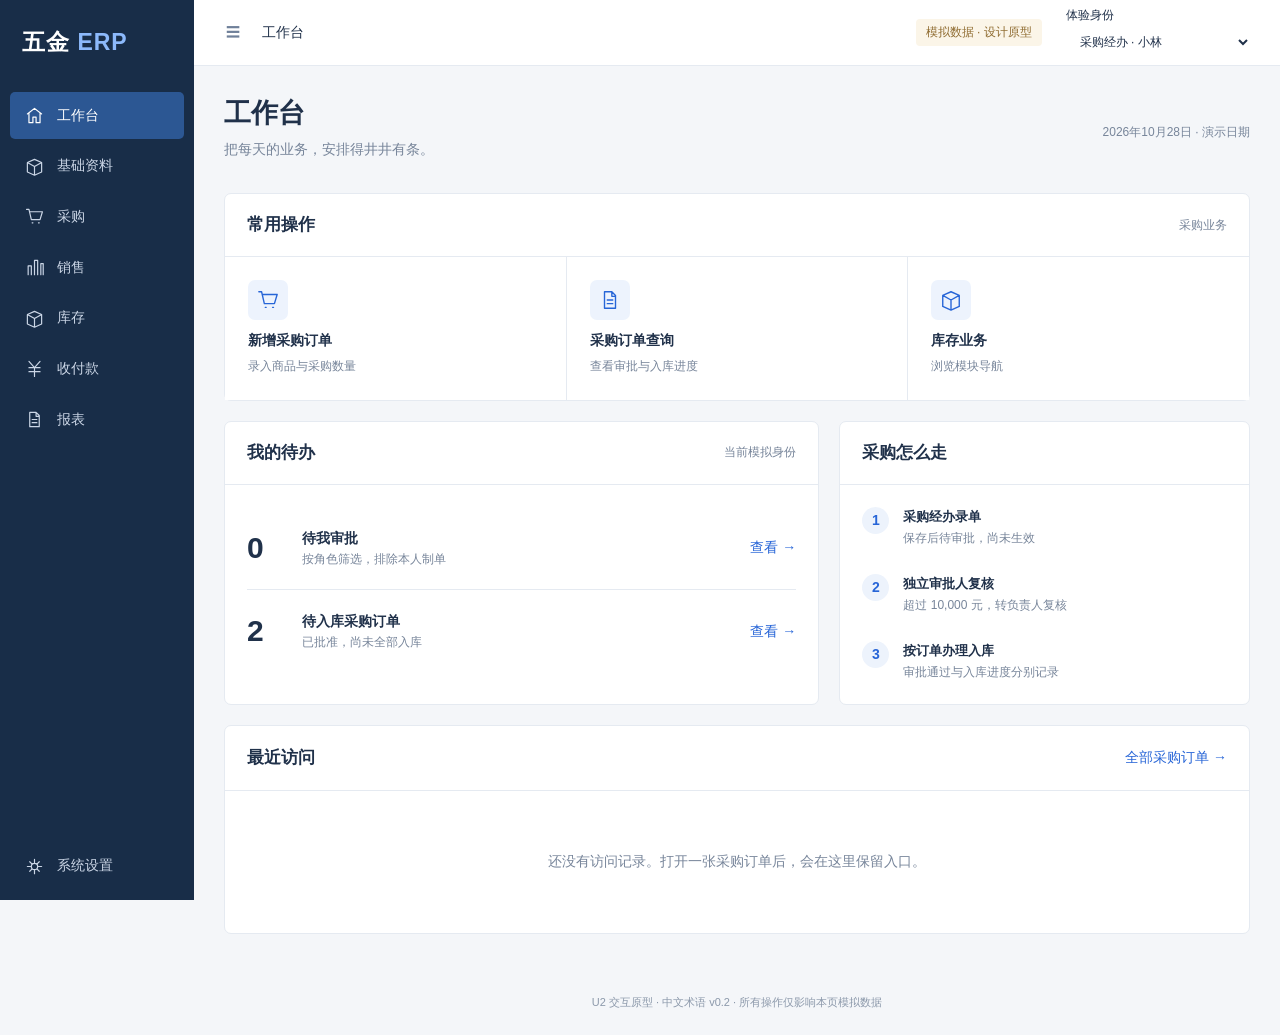
<file: prototypes/u2/index.html>
<!doctype html><html lang="zh-CN"><head><meta charset="UTF-8"><meta name="viewport" content="width=device-width,initial-scale=1"><title>五金 ERP · 交互原型</title><link rel="stylesheet" href="style.css"></head><body><aside id="sidebar"></aside><div class="shell"><header><button id="menu" aria-label="展开导航">☰</button><span id="crumb"></span><div class="header-right"><span class="demo">模拟数据 · 设计原型</span><label>体验身份 <select id="role" aria-label="体验身份"><option value="maker">采购经办 · 小林</option><option value="manager">采购经理 · 陈经理</option><option value="owner">业务负责人 · 王总</option><option value="stock">库存经办 · 小周</option></select></label></div></header><main id="main"></main><footer class="global-foot">U2 交互原型 · 中文术语 v0.2 · 所有操作仅影响本页模拟数据</footer></div><div id="toast" role="status"></div><dialog id="confirm"><h3>有尚未保存的修改</h3><p>离开后将放弃本次修改。</p><div class="actions"><button id="stay">继续编辑</button><button id="leave" class="primary">放弃修改</button></div></dialog><script type="module" src="app.js"></script></body></html>
</file>
<file: prototypes/u2/style.css>
:root{--nav:#182d48;--blue:#2765d7;--bg:#f4f6f9;--ink:#20314a;--muted:#77859a;--line:#e5eaf1;--green:#16805f}*{box-sizing:border-box}body{margin:0;background:var(--bg);color:var(--ink);font:14px/1.55 -apple-system,BlinkMacSystemFont,'PingFang SC','Microsoft YaHei',sans-serif}button,input,select,textarea{font:inherit}button{cursor:pointer;border:1px solid #d6deea;background:white;color:var(--ink);padding:8px 16px;border-radius:5px}button:hover{background:#f0f5fd}button:disabled{opacity:.45;cursor:default}button:focus-visible,a:focus-visible,input:focus-visible,select:focus-visible{outline:3px solid #8bb5ff;outline-offset:2px}.primary{background:var(--blue);border-color:var(--blue);color:white}.primary:hover{background:#1e54b8}.danger{color:#b94545}.link{border:0;background:none;color:var(--blue);padding:3px 0;text-decoration:none}aside{position:fixed;inset:0 auto 0 0;width:194px;background:var(--nav);color:#cbd6e6;z-index:20;display:flex;flex-direction:column}.brand{font-size:23px;font-weight:700;color:white;padding:25px 22px 28px;letter-spacing:1px}.brand span{color:#8cb9fb}.nav{padding:0 10px}.nav button,.settings{width:100%;border:0;background:transparent;color:#cbd6e6;text-align:left;padding:13px 15px;margin:3px 0;display:flex;align-items:center;gap:13px}.nav button:hover,.settings:hover{background:#244365;color:white}.nav button.active{background:#2c5793;color:white}.nav .sub{font-size:13px;padding-left:47px;margin:0}.nav svg,.settings svg{width:19px;height:19px;fill:none;stroke:currentColor;stroke-width:1.5}.settings{margin-top:auto;padding:20px 25px}.shell{margin-left:194px}header{height:66px;background:white;border-bottom:1px solid var(--line);display:flex;align-items:center;gap:18px;padding:0 28px}#menu{border:0;padding:4px;color:#6f8099}.header-right{margin-left:auto;display:flex;gap:24px;align-items:center;font-size:12px}.demo{color:#906d32;background:#fbf5e8;padding:4px 10px;border-radius:4px}.header-right select{border:0;background:white;color:var(--ink);max-width:185px}main{padding:30px;max-width:1600px;margin:auto}h1{font-size:27px;line-height:1.3;margin:0 0 8px;font-weight:650}h2{font-size:17px;margin:0}h3{font-size:16px}p{margin:7px 0;color:var(--muted)}.page-head{display:flex;justify-content:space-between;align-items:center;margin-bottom:25px;gap:15px}.panel{background:white;border:1px solid var(--line);border-radius:7px;margin-bottom:20px}.panel-head{padding:18px 22px;border-bottom:1px solid var(--line);display:flex;justify-content:space-between;align-items:center}.panel-body{padding:22px}.tabs{display:flex;border-bottom:1px solid var(--line);gap:22px;padding:0 22px;overflow:auto}.tabs button{border:0;border-radius:0;padding:17px 4px;white-space:nowrap;color:var(--muted)}.tabs .selected{color:var(--blue);border-bottom:3px solid var(--blue);font-weight:600}.filters{display:flex;gap:14px;align-items:flex-end;flex-wrap:wrap;padding:20px 22px}.field{display:flex;flex-direction:column;gap:6px;flex:1;min-width:135px}.field label{font-size:12px;color:#64748b}input,select,textarea{border:1px solid #d9e1ec;border-radius:4px;padding:9px 10px;background:white;color:var(--ink);width:100%;min-width:0}input:disabled,select:disabled{background:#f8fafc;color:#52627a}input[aria-invalid=true]{border-color:#c74949}.error{color:#b63838;font-size:12px}.table-wrap{overflow:auto;padding:0 22px}table{border-collapse:collapse;width:100%;white-space:nowrap}th{text-align:left;color:#687890;font-size:12px;font-weight:500;background:#f6f8fb;padding:13px 12px;border-bottom:1px solid var(--line)}td{padding:17px 12px;border-bottom:1px solid #edf0f5;font-size:13px}tbody tr:hover{background:#fafcff}.num{text-align:right;font-variant-numeric:tabular-nums}.badge{padding:4px 9px;border-radius:4px;font-size:12px;display:inline-block;background:#fff3d6;color:#a16f1c}.badge.approved{background:#e5f5ef;color:#167658}.badge.cancelled{background:#edf0f4;color:#8190a3}.badge.review{background:#eaf0fd;color:#4a6dab}.progress{display:flex;gap:9px;align-items:center;font-size:12px;color:#67758a}.track{height:5px;background:#e8edf5;width:64px;border-radius:4px}.track i{display:block;height:100%;background:#6e9ce9;border-radius:4px}.table-foot{display:flex;justify-content:space-between;align-items:center;gap:10px;padding:20px 22px;font-size:12px;color:#718097}.actions{display:flex;gap:9px;align-items:center;flex-wrap:wrap}.quick{display:flex;gap:0}.quick button{flex:1;text-align:left;border:0;border-right:1px solid var(--line);padding:23px;background:white;border-radius:0}.quick button:last-child{border:0}.quick strong{display:block;margin:10px 0 3px;font-size:14px}.quick small{color:var(--muted)}.icon-box{display:inline-flex;padding:9px;background:#edf3fd;color:var(--blue);border-radius:7px}.icon-box svg{width:22px;height:22px;fill:none;stroke:currentColor;stroke-width:1.5}.home-grid{display:grid;grid-template-columns:1.45fr 1fr;gap:20px}.task{display:flex;align-items:center;gap:15px;padding:18px 0;border-bottom:1px solid var(--line)}.task:last-child{border-bottom:0}.task .count{font-size:30px;font-weight:600;min-width:40px}.task .link{margin-left:auto}.muted{color:var(--muted);font-size:12px}.step{display:flex;gap:14px;margin-bottom:25px;align-items:flex-start}.step b{background:#edf3fc;color:var(--blue);border-radius:50%;width:27px;height:27px;text-align:center;line-height:27px;flex-shrink:0}.step strong{display:block;font-size:13px}.form-grid{display:grid;grid-template-columns:repeat(3,1fr);gap:20px}.summary{display:flex;justify-content:flex-end;gap:34px;padding:22px;background:#fbfcfe}.summary strong{display:block;font-size:19px;margin-top:4px}.summary .total strong{color:var(--blue);font-size:24px}.line-input{width:90px;padding:6px}.detail-grid{display:grid;grid-template-columns:2fr 1fr;gap:20px}.event{padding:12px 0;border-bottom:1px solid var(--line);font-size:13px}.empty{text-align:center;padding:60px 20px;color:var(--muted)}.global-foot{text-align:center;color:#8b98aa;font-size:11px;padding:10px 20px 24px}.notice{padding:11px 16px;background:#edf3fd;color:#547298;border-radius:5px;font-size:12px;margin-bottom:18px}#toast{position:fixed;bottom:30px;left:50%;transform:translateX(-50%);padding:13px 24px;background:#20314a;color:white;border-radius:6px;z-index:50;display:none;max-width:90vw}dialog{border:0;border-radius:8px;box-shadow:0 12px 60px #142c4755;width:390px;padding:26px}dialog::backdrop{background:#142c4744}.module-links{display:grid;grid-template-columns:repeat(3,1fr);gap:15px}.module-links button{padding:25px;text-align:left}.mini{font-size:12px}.recent-title{display:flex;gap:10px;align-items:center}a{color:var(--blue)}@media(max-width:1000px){main{padding:20px}.header-right{gap:10px}.demo{display:none}.form-grid{grid-template-columns:repeat(2,1fr)}.home-grid,.detail-grid{grid-template-columns:1fr}}@media(max-width:650px){aside{transform:translateX(-100%);transition:transform .2s}aside.open{transform:translateX(0);box-shadow:0 0 0 100vmax #11274155}.shell{margin-left:0}header{padding:0 12px;gap:8px;height:60px}.header-right label{font-size:0}.header-right select{font-size:12px;width:158px}main{padding:18px 12px}h1{font-size:23px}.page-head{align-items:flex-start}.page-head .actions{justify-content:flex-end}.quick{flex-wrap:wrap}.quick button{flex:1 0 50%;border-bottom:1px solid var(--line)}.form-grid{grid-template-columns:1fr}.filters{padding:16px}.filters .field{flex-basis:40%;min-width:120px}.table-wrap{padding:0 14px}.table-foot{flex-wrap:wrap}.summary{gap:18px;padding:16px;flex-wrap:wrap}.summary strong{font-size:16px}.summary .total strong{font-size:20px}.module-links{grid-template-columns:1fr}.panel-body{padding:16px}.panel-head{padding:16px}.detail-grid{gap:0}}
</file>
